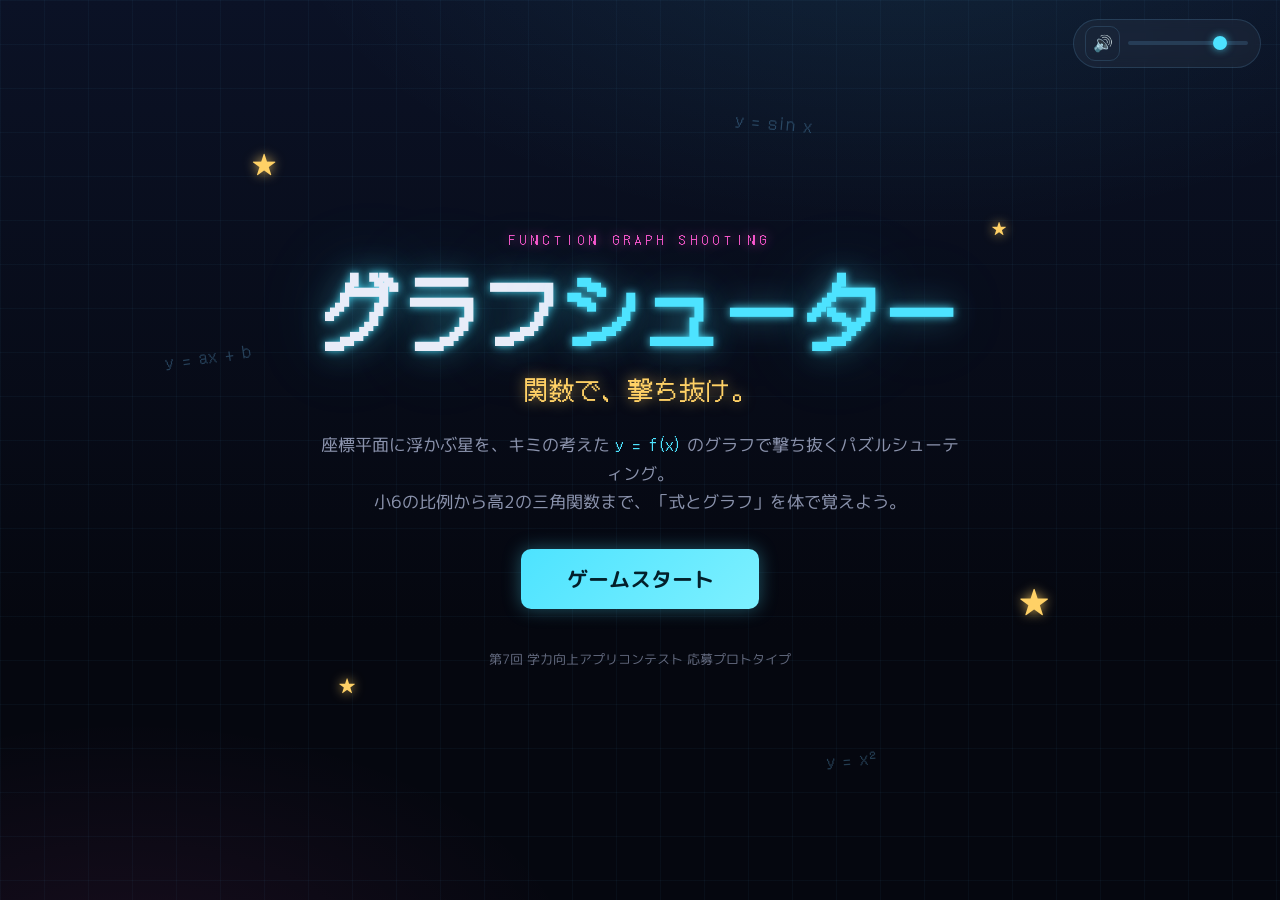
<file: index.html>
<!DOCTYPE html>
<html lang="ja">
<head>
  <meta charset="UTF-8">
  <meta name="viewport" content="width=device-width, initial-scale=1.0">
  <title>グラフシューター — 関数で、撃ち抜け。</title>
  <meta name="description" content="関数のグラフを弾道にして星を撃ち抜く学習ゲーム。比例から三角関数まで、式とグラフの対応を体で覚える。">
  <link rel="preconnect" href="https://fonts.googleapis.com">
  <link rel="preconnect" href="https://fonts.gstatic.com" crossorigin>
  <link href="https://fonts.googleapis.com/css2?family=DotGothic16&family=M+PLUS+Rounded+1c:wght@400;700&display=swap" rel="stylesheet">
  <link rel="stylesheet" href="css/style.css">
</head>
<body>

  <!-- 音量コントロール（タイトル・ステージ選択のみで表示。プレイ中は常に非表示＝常に無音） -->
  <div id="audio-control" class="audio-control">
    <button id="btn-mute" class="btn btn-ghost btn-icon" aria-label="音の切り替え">🔊</button>
    <input id="volume-slider" class="volume-slider" type="range" min="0" max="100" value="80" aria-label="音量">
  </div>

  <!-- タイトル -->
  <section id="screen-title" class="screen" aria-labelledby="game-title">
    <div class="title-inner">
      <p class="title-kicker">FUNCTION GRAPH SHOOTING</p>
      <h1 id="game-title" class="game-logo">グラフ<span class="logo-accent">シューター</span></h1>
      <p class="title-tagline">関数で、撃ち抜け。</p>
      <p class="title-desc">
        座標平面に浮かぶ星を、キミの考えた <strong>y = f(x)</strong> のグラフで撃ち抜くパズルシューティング。<br>
        小6の比例から高2の三角関数まで、「式とグラフ」を体で覚えよう。
      </p>
      <button id="btn-start" class="btn btn-primary btn-big">ゲームスタート</button>
      <p class="title-credit">第7回 学力向上アプリコンテスト 応募プロトタイプ</p>
    </div>
    <div class="title-deco" aria-hidden="true">
      <span class="deco-star s1">★</span><span class="deco-star s2">★</span>
      <span class="deco-star s3">★</span><span class="deco-star s4">★</span>
      <span class="deco-formula f1">y = ax + b</span>
      <span class="deco-formula f2">y = sin x</span>
      <span class="deco-formula f3">y = x²</span>
    </div>
  </section>

  <!-- ステージ選択 -->
  <section id="screen-select" class="screen" aria-labelledby="select-heading">
    <header class="select-header">
      <button id="btn-back-title" class="btn btn-ghost">← タイトル</button>
      <h2 id="select-heading">ステージセレクト</h2>
      <p class="select-sub">好きなステージから遊べる！ PAR以内のクリアでランクS！</p>
    </header>
    <div id="level-list" class="level-list"></div>

    <section id="custom-section" class="custom-section" aria-labelledby="custom-heading">
      <div class="custom-head">
        <h3 id="custom-heading">✏️ 自分で作ったステージ</h3>
        <button id="btn-new-stage" class="btn btn-primary btn-new">＋ 新しく作る</button>
      </div>
      <p class="custom-empty">まだありません。「＋ 新しく作る」でオリジナル問題を作ってみよう！</p>
      <div id="custom-list" class="level-list custom-list"></div>
    </section>
  </section>

  <!-- プレイ -->
  <section id="screen-play" class="screen" aria-labelledby="hud-title">
    <header class="hud">
      <button id="btn-back-select" class="btn btn-ghost">← ステージ</button>
      <div class="hud-name">
        <span id="hud-num" class="hud-num">01</span>
        <div>
          <h2 id="hud-title">タイトル</h2>
          <span id="hud-group" class="hud-group">比例</span>
        </div>
      </div>
      <div class="hud-stats">
        <span id="hud-stars" class="hud-stat">⭐ 0 / 3</span>
        <span id="hud-shots" class="hud-stat">🚀 0</span>
        <span id="hud-par" class="hud-stat hud-par">PAR 1</span>
      </div>
    </header>

    <p id="level-desc" class="level-desc"></p>

    <div class="board-wrap">
      <canvas id="board" width="1000" height="700" aria-label="座標平面。星と障害物が配置され、入力した関数のグラフが弾道として描かれる"></canvas>
      <span id="no-preview-badge" class="no-preview" hidden>📡 ノーレーダー戦 — プレビューなし！</span>
    </div>

    <div class="controls">
      <div class="expr-row">
        <label for="expr" class="expr-label">y =</label>
        <input id="expr" type="text" placeholder="例) 0.5x + 1" autocomplete="off" autocapitalize="off" spellcheck="false">
        <button id="btn-fire" class="btn btn-primary">発射 🚀</button>
      </div>
      <div class="chip-row" aria-label="入力補助">
        <button class="chip" data-insert="x">x</button>
        <button class="chip" data-insert="^2">²</button>
        <button class="chip" data-insert="(">(</button>
        <button class="chip" data-insert=")">)</button>
        <button class="chip" data-insert="pi">π</button>
        <button class="chip" data-insert="sin()">sin</button>
        <button class="chip" data-insert="cos()">cos</button>
        <button class="chip" data-insert="abs()">|x|</button>
        <button class="chip" data-insert="sqrt()">√</button>
        <button id="btn-hint" class="chip chip-hint">💡 ヒント</button>
      </div>
      <p id="expr-error" class="expr-error" role="alert"></p>
      <div id="hint-body" class="hint-body" hidden>
        <p id="hint-text"></p>
        <button id="btn-answer" class="btn btn-ghost">答えの例を見る</button>
        <p id="hint-answer" class="hint-answer" hidden></p>
      </div>
    </div>
  </section>

  <!-- ステージエディタ -->
  <section id="screen-editor" class="screen" aria-labelledby="editor-heading">
    <header class="hud">
      <button id="btn-editor-back" class="btn btn-ghost">← ステージ</button>
      <div class="hud-name">
        <span class="hud-num">✏️</span>
        <div>
          <h2 id="editor-heading">ステージエディタ</h2>
          <span class="hud-group">盤面をタップして星を置こう</span>
        </div>
      </div>
      <div class="hud-stats">
        <span id="editor-count" class="hud-stat">⭐ 0</span>
        <label class="hud-stat hud-par">PAR <input id="editor-par" type="number" min="1" max="5" value="1" inputmode="numeric"></label>
        <button id="btn-editor-test" class="btn btn-primary">▶ ためす</button>
      </div>
    </header>

    <p class="level-desc">盤面をタップで星を配置、もう一度タップで削除。星をつなぐ関数を考えて遊ぶオリジナル問題が作れるよ。</p>

    <div class="board-wrap">
      <canvas id="editor-board" width="1000" height="700" aria-label="ステージ編集用の座標平面。タップで星を配置する"></canvas>
    </div>

    <div class="controls">
      <div class="expr-row">
        <label for="editor-name" class="editor-name-label">名前</label>
        <input id="editor-name" type="text" placeholder="例）わたしの一次関数" maxlength="20" autocomplete="off">
        <button id="btn-editor-save" class="btn btn-primary">保存 💾</button>
      </div>
      <div class="chip-row">
        <button id="btn-editor-clear" class="chip">🗑 全部消す</button>
        <span id="editor-msg" class="editor-msg" role="status"></span>
      </div>
    </div>
  </section>

  <!-- クリアモーダル -->
  <dialog id="modal-clear" class="modal">
    <p class="clear-label">STAGE CLEAR!</p>
    <p id="clear-rank" class="clear-rank" data-rank="3">S</p>
    <p id="clear-stars" class="clear-stars">★★★</p>
    <p id="clear-shots" class="clear-shots"></p>
    <div class="lesson">
      <p class="lesson-label">📖 学びメモ</p>
      <p id="clear-lesson"></p>
    </div>
    <p id="all-clear-msg" class="all-clear" hidden>🎉 全ステージクリア！ キミはもうグラフの狙撃手だ！</p>
    <div class="modal-actions">
      <button id="btn-retry" class="btn btn-ghost">もう一回</button>
      <button id="btn-to-select" class="btn btn-ghost">ステージ選択</button>
      <button id="btn-next" class="btn btn-primary">次のステージ →</button>
    </div>
  </dialog>

  <script src="js/parser.js"></script>
  <script src="js/levels.js"></script>
  <script src="js/audio.js"></script>
  <script src="js/game.js"></script>
  <script src="js/graph.js"></script>
  <script src="js/main.js"></script>
  <script src="js/editor.js"></script>
  <script src="js/autodemo.js"></script>
</body>
</html>
</file>
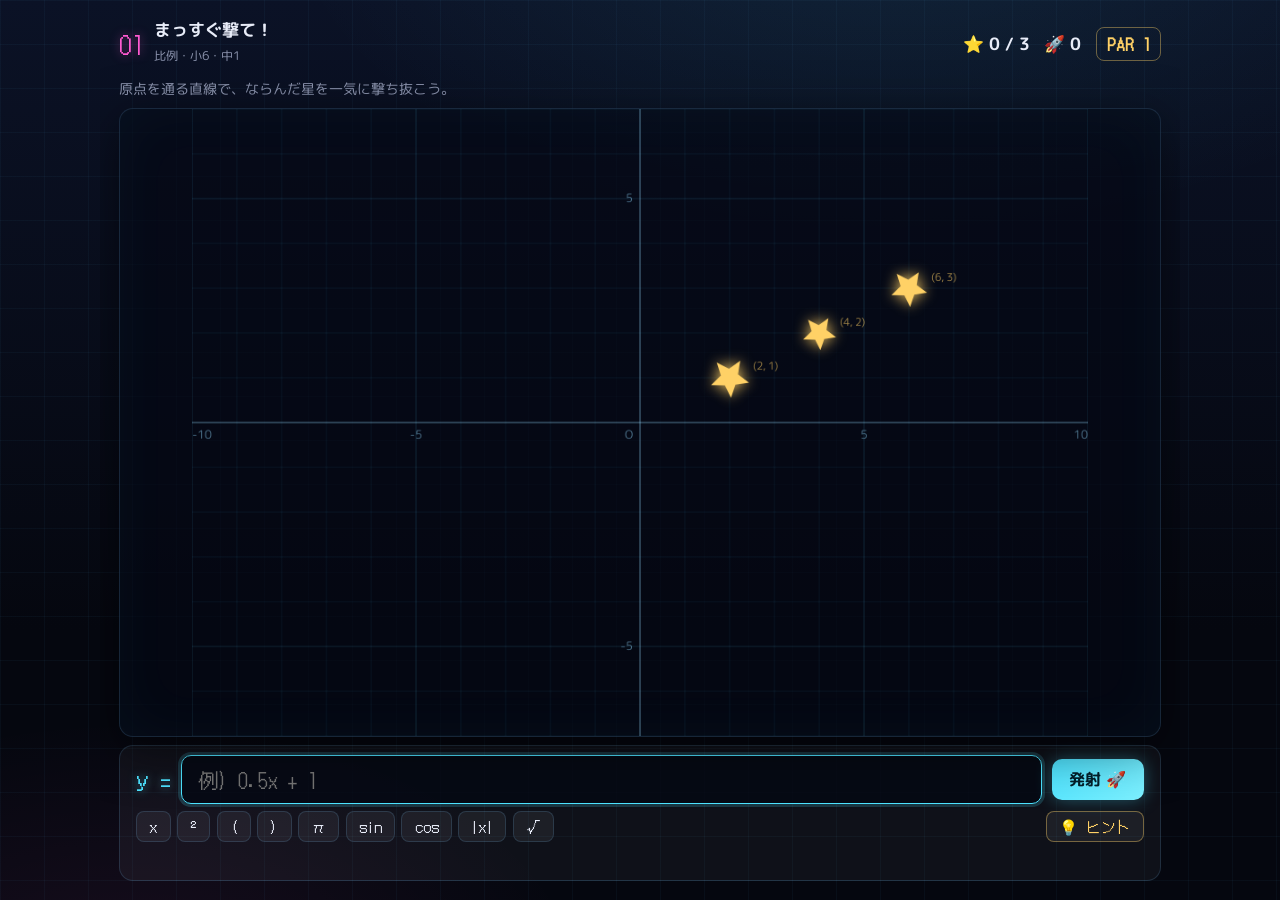
<file: demo/index.html>
<!DOCTYPE html>
<html lang="ja">
<head>
  <meta charset="UTF-8">
  <meta name="viewport" content="width=device-width, initial-scale=1.0">
  <title>グラフシューター — 関数で、撃ち抜け。</title>
  <meta name="description" content="関数のグラフを弾道にして星を撃ち抜く学習ゲーム。比例から三角関数まで、式とグラフの対応を体で覚える。">
  <link rel="preconnect" href="https://fonts.googleapis.com">
  <link rel="preconnect" href="https://fonts.gstatic.com" crossorigin>
  <link href="https://fonts.googleapis.com/css2?family=DotGothic16&family=M+PLUS+Rounded+1c:wght@400;700&display=swap" rel="stylesheet">
  <link rel="stylesheet" href="css/style.css">
  <style>
    /* ステージ1のみ。遷移先の無いナビゲーションは隠す */
    #btn-to-select, #btn-next { display: none; }
  </style>
</head>
<body>

  <!-- 音量コントロール（タイトル・ステージ選択のみで表示。プレイ中は常に非表示＝常に無音） -->
  <div id="audio-control" class="audio-control">
    <button id="btn-mute" class="btn btn-ghost btn-icon" aria-label="音の切り替え">🔊</button>
    <input id="volume-slider" class="volume-slider" type="range" min="0" max="100" value="80" aria-label="音量">
  </div>

  <!-- タイトル -->
  <section id="screen-title" class="screen" aria-labelledby="game-title">
    <div class="title-inner">
      <p class="title-kicker">FUNCTION GRAPH SHOOTING</p>
      <h1 id="game-title" class="game-logo">グラフ<span class="logo-accent">シューター</span></h1>
      <p class="title-tagline">関数で、撃ち抜け。</p>
      <p class="title-desc">
        座標平面に浮かぶ星を、キミの考えた <strong>y = f(x)</strong> のグラフで撃ち抜くパズルシューティング。<br>
        小6の比例から高2の三角関数まで、「式とグラフ」を体で覚えよう。
      </p>
      <button id="btn-start" class="btn btn-primary btn-big">ゲームスタート</button>
      <p class="title-credit">第7回 学力向上アプリコンテスト 応募プロトタイプ</p>
    </div>
    <div class="title-deco" aria-hidden="true">
      <span class="deco-star s1">★</span><span class="deco-star s2">★</span>
      <span class="deco-star s3">★</span><span class="deco-star s4">★</span>
      <span class="deco-formula f1">y = ax + b</span>
      <span class="deco-formula f2">y = sin x</span>
      <span class="deco-formula f3">y = x²</span>
    </div>
  </section>

  <!-- ステージ選択 -->
  <section id="screen-select" class="screen" aria-labelledby="select-heading">
    <header class="select-header">
      <button id="btn-back-title" class="btn btn-ghost">← タイトル</button>
      <h2 id="select-heading">ステージセレクト</h2>
      <p class="select-sub">クリアすると次のステージが解放。PAR以内のクリアでランクS！</p>
    </header>
    <div id="level-list" class="level-list"></div>
  </section>

  <!-- プレイ -->
  <section id="screen-play" class="screen" aria-labelledby="hud-title">
    <header class="hud">
      <button id="btn-back-select" class="btn btn-ghost" hidden>← ステージ</button>
      <div class="hud-name">
        <span id="hud-num" class="hud-num">01</span>
        <div>
          <h2 id="hud-title">タイトル</h2>
          <span id="hud-group" class="hud-group">比例</span>
        </div>
      </div>
      <div class="hud-stats">
        <span id="hud-stars" class="hud-stat">⭐ 0 / 3</span>
        <span id="hud-shots" class="hud-stat">🚀 0</span>
        <span id="hud-par" class="hud-stat hud-par">PAR 1</span>
      </div>
    </header>

    <p id="level-desc" class="level-desc"></p>

    <div class="board-wrap">
      <canvas id="board" width="1000" height="700" aria-label="座標平面。星と障害物が配置され、入力した関数のグラフが弾道として描かれる"></canvas>
      <span id="no-preview-badge" class="no-preview" hidden>📡 ノーレーダー戦 — プレビューなし！</span>
    </div>

    <div class="controls">
      <div class="expr-row">
        <label for="expr" class="expr-label">y =</label>
        <input id="expr" type="text" placeholder="例) 0.5x + 1" autocomplete="off" autocapitalize="off" spellcheck="false">
        <button id="btn-fire" class="btn btn-primary">発射 🚀</button>
      </div>
      <div class="chip-row" aria-label="入力補助">
        <button class="chip" data-insert="x">x</button>
        <button class="chip" data-insert="^2">²</button>
        <button class="chip" data-insert="(">(</button>
        <button class="chip" data-insert=")">)</button>
        <button class="chip" data-insert="pi">π</button>
        <button class="chip" data-insert="sin()">sin</button>
        <button class="chip" data-insert="cos()">cos</button>
        <button class="chip" data-insert="abs()">|x|</button>
        <button class="chip" data-insert="sqrt()">√</button>
        <button id="btn-hint" class="chip chip-hint">💡 ヒント</button>
      </div>
      <p id="expr-error" class="expr-error" role="alert"></p>
      <div id="hint-body" class="hint-body" hidden>
        <p id="hint-text"></p>
        <button id="btn-answer" class="btn btn-ghost">答えの例を見る</button>
        <p id="hint-answer" class="hint-answer" hidden></p>
      </div>
    </div>
  </section>

  <!-- クリアモーダル -->
  <dialog id="modal-clear" class="modal">
    <p class="clear-label">STAGE CLEAR!</p>
    <p id="clear-rank" class="clear-rank" data-rank="3">S</p>
    <p id="clear-stars" class="clear-stars">★★★</p>
    <p id="clear-shots" class="clear-shots"></p>
    <div class="lesson">
      <p class="lesson-label">📖 学びメモ</p>
      <p id="clear-lesson"></p>
    </div>
    <p id="all-clear-msg" class="all-clear" hidden>🎉 全ステージクリア！ キミはもうグラフの狙撃手だ！</p>
    <div class="modal-actions">
      <button id="btn-retry" class="btn btn-ghost">もう一回</button>
      <button id="btn-to-select" class="btn btn-ghost">ステージ選択</button>
      <button id="btn-next" class="btn btn-primary">次のステージ →</button>
    </div>
  </dialog>

  <script src="js/parser.js"></script>
  <script src="js/levels.js"></script>
  <script src="js/audio.js"></script>
  <script src="js/game.js"></script>
  <script src="js/graph.js"></script>
  <script src="js/main.js"></script>
</body>
</html>
</file>
<file: css/style.css>
/* グラフシューター — ネオンアーケード × 数学ラボ */

:root {
  --bg-0: #05070f;
  --bg-1: #0b1226;
  --panel: rgba(255, 255, 255, 0.045);
  --panel-border: rgba(120, 200, 255, 0.16);
  --text: #e8ecf8;
  --muted: #8b93ad;
  --cyan: #4de3ff;
  --magenta: #ff5ad1;
  --gold: #ffd166;
  --danger: #ff5a6a;

  --font-display: 'DotGothic16', 'Hiragino Kaku Gothic ProN', monospace;
  --font-body: 'M PLUS Rounded 1c', 'Hiragino Maru Gothic ProN', sans-serif;

  --text-base: clamp(0.95rem, 0.9rem + 0.3vw, 1.05rem);
  --space-panel: clamp(0.75rem, 0.5rem + 1vw, 1.25rem);
  --radius: 14px;
  --duration-fast: 150ms;
  --ease-out: cubic-bezier(0.16, 1, 0.3, 1);
}

* { margin: 0; padding: 0; box-sizing: border-box; }

body {
  font-family: var(--font-body);
  font-size: var(--text-base);
  color: var(--text);
  background:
    radial-gradient(ellipse 80% 60% at 70% -10%, rgba(77, 227, 255, 0.09), transparent 60%),
    radial-gradient(ellipse 60% 50% at 10% 110%, rgba(255, 90, 209, 0.08), transparent 60%),
    linear-gradient(180deg, var(--bg-1), var(--bg-0) 70%);
  min-height: 100vh;
  line-height: 1.7;
}

/* 全画面に薄い方眼紙テクスチャ */
body::before {
  content: '';
  position: fixed;
  inset: 0;
  background-image:
    linear-gradient(rgba(96, 205, 255, 0.045) 1px, transparent 1px),
    linear-gradient(90deg, rgba(96, 205, 255, 0.045) 1px, transparent 1px);
  background-size: 44px 44px;
  pointer-events: none;
  z-index: 0;
}

.screen {
  display: none;
  position: relative;
  z-index: 1;
  max-width: 1080px;
  margin: 0 auto;
  padding: clamp(0.65rem, 1.5vw, 1.5rem);
  height: 100dvh;
  overflow-y: auto;
}
.screen.active { display: flex; flex-direction: column; }

/* ---------- ボタン ---------- */
.btn {
  font-family: var(--font-body);
  font-weight: 700;
  font-size: 1rem;
  color: var(--text);
  background: var(--panel);
  border: 1px solid var(--panel-border);
  border-radius: 10px;
  padding: 0.55em 1.1em;
  cursor: pointer;
  transition: transform var(--duration-fast) var(--ease-out), box-shadow var(--duration-fast), border-color var(--duration-fast);
}
.btn:hover { transform: translateY(-2px); border-color: rgba(120, 200, 255, 0.45); }
.btn:active { transform: translateY(0); }
.btn:focus-visible { outline: 2px solid var(--cyan); outline-offset: 2px; }

.btn-primary {
  color: #03202b;
  background: linear-gradient(135deg, var(--cyan), #7df0ff);
  border: none;
  box-shadow: 0 0 18px rgba(77, 227, 255, 0.35);
}
.btn-primary:hover { box-shadow: 0 0 28px rgba(77, 227, 255, 0.55); }

.btn-ghost { background: transparent; }
.btn-icon { padding: 0.45em 0.6em; }
.btn-big { font-size: 1.3rem; padding: 0.7em 2.2em; }

/* ---------- 音量コントロール（タイトル・ステージ選択のみ） ---------- */
.audio-control {
  position: fixed;
  top: clamp(0.65rem, 1.5vw, 1.5rem);
  right: clamp(0.65rem, 1.5vw, 1.5rem);
  z-index: 30;
  display: flex;
  align-items: center;
  gap: 0.5rem;
  background: var(--panel);
  border: 1px solid var(--panel-border);
  border-radius: 999px;
  padding: 0.35em 0.7em;
  backdrop-filter: blur(6px);
}
.audio-control.hidden { display: none; }
.audio-control .btn-icon { padding: 0.3em 0.4em; font-size: 1rem; }

.volume-slider {
  -webkit-appearance: none;
  appearance: none;
  width: clamp(70px, 15vw, 120px);
  height: 4px;
  background: var(--panel-border);
  border-radius: 999px;
  outline: none;
  cursor: pointer;
}
.volume-slider::-webkit-slider-thumb {
  -webkit-appearance: none;
  appearance: none;
  width: 14px;
  height: 14px;
  border-radius: 50%;
  background: var(--cyan);
  box-shadow: 0 0 8px rgba(77, 227, 255, 0.7);
  cursor: pointer;
}
.volume-slider::-moz-range-thumb {
  width: 14px;
  height: 14px;
  border: none;
  border-radius: 50%;
  background: var(--cyan);
  box-shadow: 0 0 8px rgba(77, 227, 255, 0.7);
  cursor: pointer;
}
.volume-slider:focus-visible { outline: 2px solid var(--cyan); outline-offset: 3px; }

/* ---------- タイトル ---------- */
#screen-title { justify-content: center; align-items: center; text-align: center; }

.title-inner { max-width: 640px; position: relative; z-index: 2; }

.title-kicker {
  font-family: var(--font-display);
  letter-spacing: 0.4em;
  font-size: 0.8rem;
  color: var(--magenta);
  text-shadow: 0 0 12px rgba(255, 90, 209, 0.7);
  margin-bottom: 0.75rem;
}

.game-logo {
  font-family: var(--font-display);
  font-size: clamp(2.6rem, 2rem + 5vw, 5rem);
  line-height: 1.15;
  color: var(--text);
  text-shadow:
    0 0 8px rgba(77, 227, 255, 0.9),
    0 0 32px rgba(77, 227, 255, 0.45),
    0 0 80px rgba(77, 227, 255, 0.25);
}
.logo-accent { color: var(--cyan); }

.title-tagline {
  font-family: var(--font-display);
  font-size: clamp(1.1rem, 1rem + 1vw, 1.6rem);
  color: var(--gold);
  text-shadow: 0 0 14px rgba(255, 209, 102, 0.6);
  margin: 0.75rem 0 1.25rem;
}

.title-desc { color: var(--muted); margin-bottom: 2rem; }
.title-desc strong { color: var(--cyan); font-family: var(--font-display); font-weight: 400; }

.title-credit { margin-top: 2.5rem; font-size: 0.8rem; color: var(--muted); opacity: 0.7; }

.title-deco { position: absolute; inset: 0; overflow: hidden; pointer-events: none; }
.deco-star {
  position: absolute;
  color: var(--gold);
  text-shadow: 0 0 12px rgba(255, 209, 102, 0.8);
  animation: float 5s ease-in-out infinite;
}
.deco-star.s1 { top: 16%; left: 14%; font-size: 1.6rem; }
.deco-star.s2 { top: 24%; right: 16%; font-size: 1rem; animation-delay: -1.5s; }
.deco-star.s3 { bottom: 22%; left: 22%; font-size: 1.1rem; animation-delay: -3s; }
.deco-star.s4 { bottom: 30%; right: 12%; font-size: 2rem; animation-delay: -2.2s; }
.deco-formula {
  position: absolute;
  font-family: var(--font-display);
  color: rgba(120, 200, 255, 0.28);
  font-size: 1.05rem;
  animation: float 7s ease-in-out infinite;
}
.deco-formula.f1 { top: 38%; left: 6%; transform: rotate(-8deg); }
.deco-formula.f2 { top: 12%; right: 34%; transform: rotate(5deg); animation-delay: -2s; }
.deco-formula.f3 { bottom: 14%; right: 28%; transform: rotate(-4deg); animation-delay: -4s; }

@keyframes float {
  0%, 100% { translate: 0 0; }
  50% { translate: 0 -14px; }
}

/* ---------- ステージ選択 ---------- */
.select-header { flex: 0 0 auto; margin-bottom: 0.9rem; }
.select-header h2 {
  font-family: var(--font-display);
  font-size: clamp(1.3rem, 1.1rem + 1.4vw, 2rem);
  color: var(--cyan);
  text-shadow: 0 0 16px rgba(77, 227, 255, 0.5);
  margin-top: 0.5rem;
}
.select-sub { color: var(--muted); font-size: 0.85rem; }

.level-list {
  flex: 1 1 auto;
  min-height: 0;
  overflow-y: auto;
  display: grid;
  grid-template-columns: repeat(auto-fill, minmax(200px, 1fr));
  align-content: start;
  gap: 0.6rem;
}

.level-card {
  font-family: var(--font-body);
  text-align: left;
  color: var(--text);
  background: var(--panel);
  border: 1px solid var(--panel-border);
  border-radius: var(--radius);
  padding: 0.75rem 0.9rem;
  display: grid;
  gap: 0.25rem;
  cursor: pointer;
  transition: transform var(--duration-fast) var(--ease-out), border-color var(--duration-fast), box-shadow var(--duration-fast);
}
.level-card:hover:not(.locked) {
  transform: translateY(-3px);
  border-color: var(--cyan);
  box-shadow: 0 8px 28px rgba(77, 227, 255, 0.18);
}
.level-card:focus-visible { outline: 2px solid var(--cyan); outline-offset: 2px; }
.level-card.locked { opacity: 0.45; cursor: not-allowed; }

.level-num {
  font-family: var(--font-display);
  font-size: 1.5rem;
  color: var(--magenta);
  text-shadow: 0 0 10px rgba(255, 90, 209, 0.5);
}
.level-tags { display: flex; gap: 0.4rem; }
.tag {
  font-size: 0.72rem;
  font-weight: 700;
  color: var(--cyan);
  border: 1px solid rgba(77, 227, 255, 0.35);
  border-radius: 99px;
  padding: 0.05em 0.7em;
}
.tag-grade { color: var(--gold); border-color: rgba(255, 209, 102, 0.35); }
.level-title { font-weight: 700; font-size: 1.05rem; }
.level-stars { color: var(--muted); letter-spacing: 0.15em; }
.level-stars.earned { color: var(--gold); text-shadow: 0 0 8px rgba(255, 209, 102, 0.5); }

/* ---------- 自作ステージ（ステージ選択内） ---------- */
/* custom セクションを下に並べるため、ステージ選択では一覧を伸縮させず画面側でスクロール */
#screen-select .level-list { flex: 0 0 auto; overflow: visible; }

.custom-section {
  flex: 0 0 auto;
  margin-top: 1.25rem;
  padding-top: 1rem;
  border-top: 1px dashed var(--panel-border);
}
.custom-head {
  display: flex;
  align-items: center;
  justify-content: space-between;
  gap: 0.75rem;
  margin-bottom: 0.75rem;
  flex-wrap: wrap;
}
.custom-head h3 {
  font-family: var(--font-display);
  font-size: 1.05rem;
  color: var(--gold);
  text-shadow: 0 0 10px rgba(255, 209, 102, 0.4);
}
.btn-new { font-size: 0.9rem; padding: 0.45em 1em; }
.custom-empty { color: var(--muted); font-size: 0.88rem; padding: 0.25rem 0 0.75rem; }

.custom-card .level-num { color: var(--gold); text-shadow: 0 0 10px rgba(255, 209, 102, 0.5); }
/* 遊ぶ/編集/削除 はカード幅いっぱいに均等配置した揃った行にする */
.custom-actions {
  display: flex;
  gap: 0.4rem;
  margin-top: 0.5rem;
  padding-top: 0.5rem;
  border-top: 1px solid var(--panel-border);
}
.custom-btn {
  flex: 1;
  text-align: center;
  font-family: var(--font-body);
  font-weight: 700;
  font-size: 0.82rem;
  color: var(--text);
  background: rgba(255, 255, 255, 0.06);
  border: 1px solid var(--panel-border);
  border-radius: 8px;
  padding: 0.4em 0;
  cursor: pointer;
  transition: border-color var(--duration-fast), transform var(--duration-fast);
}
.custom-btn:hover { border-color: var(--cyan); transform: translateY(-1px); }
.custom-btn:focus-visible { outline: 2px solid var(--cyan); outline-offset: 2px; }
.custom-btn-del { color: var(--danger); border-color: rgba(255, 90, 106, 0.35); }
.custom-btn-del:hover { border-color: var(--danger); }

/* ---------- エディタ ---------- */
.editor-name-label {
  font-family: var(--font-body);
  font-weight: 700;
  color: var(--cyan);
  white-space: nowrap;
}
.hud-par input {
  width: 2.6em;
  font-family: var(--font-display);
  font-size: 0.95rem;
  color: var(--gold);
  background: rgba(5, 9, 20, 0.8);
  border: 1px solid rgba(255, 209, 102, 0.4);
  border-radius: 6px;
  padding: 0.05em 0.3em;
  text-align: center;
  margin-left: 0.3em;
}
.editor-msg { color: var(--gold); font-size: 0.85rem; font-weight: 700; align-self: center; }

/* ---------- プレイ ---------- */
#screen-play { gap: 0.5rem; }

.hud {
  flex: 0 0 auto;
  display: flex;
  align-items: center;
  gap: 1rem;
  flex-wrap: wrap;
}
.hud-name { display: flex; align-items: center; gap: 0.7rem; flex: 1; }
.hud-num {
  font-family: var(--font-display);
  font-size: 1.5rem;
  color: var(--magenta);
  text-shadow: 0 0 10px rgba(255, 90, 209, 0.5);
}
.hud-name h2 { font-size: 1.05rem; line-height: 1.25; }
.hud-group { font-size: 0.75rem; color: var(--muted); }
.hud-stats { display: flex; align-items: center; gap: 0.9rem; }
.hud-stat { font-weight: 700; font-variant-numeric: tabular-nums; }
.hud-par {
  font-family: var(--font-display);
  color: var(--gold);
  border: 1px solid rgba(255, 209, 102, 0.4);
  border-radius: 8px;
  padding: 0.1em 0.6em;
}

.level-desc { flex: 0 0 auto; color: var(--muted); font-size: 0.85rem; }

.board-wrap {
  position: relative;
  flex: 1 1 auto;
  min-height: 0;
  background: rgba(5, 9, 20, 0.65);
  border: 1px solid var(--panel-border);
  border-radius: var(--radius);
  box-shadow: 0 12px 50px rgba(0, 0, 0, 0.5), inset 0 0 60px rgba(77, 227, 255, 0.04);
  overflow: hidden;
  display: flex;
}
#board {
  display: block;
  width: 100%;
  height: 100%;
  object-fit: contain;
  margin: auto;
}
.no-preview {
  position: absolute;
  top: 10px;
  right: 12px;
  font-family: var(--font-display);
  font-size: 0.85rem;
  color: var(--magenta);
  text-shadow: 0 0 10px rgba(255, 90, 209, 0.7);
  background: rgba(5, 9, 20, 0.7);
  border: 1px solid rgba(255, 90, 209, 0.4);
  border-radius: 8px;
  padding: 0.25em 0.8em;
}

.controls {
  flex: 0 0 auto;
  background: var(--panel);
  border: 1px solid var(--panel-border);
  border-radius: var(--radius);
  padding: 0.6rem clamp(0.65rem, 1.5vw, 1rem);
  display: grid;
  gap: 0.4rem;
}

.expr-row { display: flex; align-items: center; gap: 0.6rem; }
.expr-label {
  font-family: var(--font-display);
  font-size: 1.5rem;
  color: var(--cyan);
  text-shadow: 0 0 10px rgba(77, 227, 255, 0.6);
  white-space: nowrap;
}
#expr {
  flex: 1;
  min-width: 0;
  font-family: var(--font-display);
  font-size: 1.25rem;
  color: var(--text);
  background: rgba(5, 9, 20, 0.8);
  border: 1px solid var(--panel-border);
  border-radius: 10px;
  padding: 0.45em 0.8em;
  transition: border-color var(--duration-fast), box-shadow var(--duration-fast);
}
#expr:focus {
  outline: none;
  border-color: var(--cyan);
  box-shadow: 0 0 0 3px rgba(77, 227, 255, 0.18);
}
#expr.shake { animation: shake 0.3s; }
@keyframes shake {
  0%, 100% { translate: 0; }
  25% { translate: -6px 0; }
  50% { translate: 6px 0; }
  75% { translate: -3px 0; }
}

.chip-row { display: flex; flex-wrap: wrap; gap: 0.4rem; }
.chip {
  font-family: var(--font-display);
  font-size: 0.95rem;
  color: var(--text);
  background: rgba(255, 255, 255, 0.06);
  border: 1px solid var(--panel-border);
  border-radius: 8px;
  padding: 0.25em 0.8em;
  cursor: pointer;
  transition: border-color var(--duration-fast), transform var(--duration-fast);
}
.chip:hover { border-color: var(--cyan); transform: translateY(-1px); }
.chip:focus-visible { outline: 2px solid var(--cyan); outline-offset: 2px; }
.chip-hint { margin-left: auto; color: var(--gold); border-color: rgba(255, 209, 102, 0.4); }

.expr-error { color: var(--danger); font-size: 0.9rem; min-height: 1.5em; font-weight: 700; }

.hint-body {
  border-top: 1px dashed var(--panel-border);
  padding-top: 0.5rem;
  color: var(--muted);
  font-size: 0.88rem;
  max-height: 16vh;
  overflow-y: auto;
}
.hint-body p { margin-bottom: 0.5rem; }
.hint-answer {
  font-family: var(--font-display);
  color: var(--gold);
  font-size: 1.1rem;
  margin-top: 0.5rem;
}

/* ---------- クリアモーダル ---------- */
.modal {
  margin: auto;
  max-width: min(480px, 92vw);
  text-align: center;
  color: var(--text);
  background: linear-gradient(180deg, #101a36, #0a0f22);
  border: 1px solid rgba(120, 200, 255, 0.3);
  border-radius: 18px;
  padding: 2rem 1.75rem;
  box-shadow: 0 20px 90px rgba(0, 0, 0, 0.7), 0 0 60px rgba(77, 227, 255, 0.12);
}
.modal::backdrop { background: rgba(3, 5, 12, 0.75); backdrop-filter: blur(3px); }

.clear-label {
  font-family: var(--font-display);
  letter-spacing: 0.3em;
  color: var(--cyan);
  text-shadow: 0 0 14px rgba(77, 227, 255, 0.7);
}
.clear-rank {
  font-family: var(--font-display);
  font-size: 5rem;
  line-height: 1.1;
  color: var(--gold);
  text-shadow: 0 0 24px rgba(255, 209, 102, 0.7);
}
.clear-rank[data-rank='2'] { color: var(--cyan); text-shadow: 0 0 24px rgba(77, 227, 255, 0.7); }
.clear-rank[data-rank='1'] { color: var(--magenta); text-shadow: 0 0 24px rgba(255, 90, 209, 0.7); }
.clear-stars { color: var(--gold); font-size: 1.4rem; letter-spacing: 0.2em; }
.clear-shots { color: var(--muted); font-size: 0.9rem; margin-bottom: 1rem; }

.lesson {
  text-align: left;
  background: rgba(77, 227, 255, 0.06);
  border: 1px solid rgba(77, 227, 255, 0.2);
  border-radius: 12px;
  padding: 0.9rem 1rem;
  font-size: 0.95rem;
}
.lesson-label { font-weight: 700; color: var(--cyan); margin-bottom: 0.25rem; }

.all-clear { margin-top: 1rem; color: var(--gold); font-weight: 700; }

.modal-actions {
  display: flex;
  justify-content: center;
  gap: 0.6rem;
  margin-top: 1.4rem;
  flex-wrap: wrap;
}

/* ---------- レスポンシブ ---------- */
@media (max-width: 720px) {
  .hud { gap: 0.5rem; }
  .hud-name h2 { font-size: 1rem; }
  .expr-row { flex-wrap: wrap; }
  #expr { font-size: 1.05rem; }
  .chip-hint { margin-left: 0; }

  /* スマホは縦幅が限られるので、ステージ一覧を2列にして8枚を1画面に収める */
  .select-header { margin-bottom: 0.6rem; }
  .select-header h2 { font-size: 1.3rem; margin-top: 0.35rem; }
  .level-list { grid-template-columns: repeat(2, 1fr); gap: 0.45rem; }
  .level-card { padding: 0.55rem 0.6rem; gap: 0.15rem; }
  .level-num { font-size: 1.15rem; }
  .tag { font-size: 0.62rem; padding: 0.05em 0.5em; }
  .level-title { font-size: 0.85rem; line-height: 1.25; }
  .level-stars { font-size: 0.85rem; }
}

/* ---------- モーション配慮 ---------- */
@media (prefers-reduced-motion: reduce) {
  *, *::before, *::after {
    animation-duration: 0.01ms !important;
    animation-iteration-count: 1 !important;
    transition-duration: 0.01ms !important;
  }
}
</file>
<file: demo/css/style.css>
/* グラフシューター — ネオンアーケード × 数学ラボ */

:root {
  --bg-0: #05070f;
  --bg-1: #0b1226;
  --panel: rgba(255, 255, 255, 0.045);
  --panel-border: rgba(120, 200, 255, 0.16);
  --text: #e8ecf8;
  --muted: #8b93ad;
  --cyan: #4de3ff;
  --magenta: #ff5ad1;
  --gold: #ffd166;
  --danger: #ff5a6a;

  --font-display: 'DotGothic16', 'Hiragino Kaku Gothic ProN', monospace;
  --font-body: 'M PLUS Rounded 1c', 'Hiragino Maru Gothic ProN', sans-serif;

  --text-base: clamp(0.95rem, 0.9rem + 0.3vw, 1.05rem);
  --space-panel: clamp(0.75rem, 0.5rem + 1vw, 1.25rem);
  --radius: 14px;
  --duration-fast: 150ms;
  --ease-out: cubic-bezier(0.16, 1, 0.3, 1);
}

* { margin: 0; padding: 0; box-sizing: border-box; }

body {
  font-family: var(--font-body);
  font-size: var(--text-base);
  color: var(--text);
  background:
    radial-gradient(ellipse 80% 60% at 70% -10%, rgba(77, 227, 255, 0.09), transparent 60%),
    radial-gradient(ellipse 60% 50% at 10% 110%, rgba(255, 90, 209, 0.08), transparent 60%),
    linear-gradient(180deg, var(--bg-1), var(--bg-0) 70%);
  min-height: 100vh;
  line-height: 1.7;
}

/* 全画面に薄い方眼紙テクスチャ */
body::before {
  content: '';
  position: fixed;
  inset: 0;
  background-image:
    linear-gradient(rgba(96, 205, 255, 0.045) 1px, transparent 1px),
    linear-gradient(90deg, rgba(96, 205, 255, 0.045) 1px, transparent 1px);
  background-size: 44px 44px;
  pointer-events: none;
  z-index: 0;
}

.screen {
  display: none;
  position: relative;
  z-index: 1;
  max-width: 1080px;
  margin: 0 auto;
  padding: clamp(0.65rem, 1.5vw, 1.5rem);
  height: 100dvh;
  overflow-y: auto;
}
.screen.active { display: flex; flex-direction: column; }

/* ---------- ボタン ---------- */
.btn {
  font-family: var(--font-body);
  font-weight: 700;
  font-size: 1rem;
  color: var(--text);
  background: var(--panel);
  border: 1px solid var(--panel-border);
  border-radius: 10px;
  padding: 0.55em 1.1em;
  cursor: pointer;
  transition: transform var(--duration-fast) var(--ease-out), box-shadow var(--duration-fast), border-color var(--duration-fast);
}
.btn:hover { transform: translateY(-2px); border-color: rgba(120, 200, 255, 0.45); }
.btn:active { transform: translateY(0); }
.btn:focus-visible { outline: 2px solid var(--cyan); outline-offset: 2px; }

.btn-primary {
  color: #03202b;
  background: linear-gradient(135deg, var(--cyan), #7df0ff);
  border: none;
  box-shadow: 0 0 18px rgba(77, 227, 255, 0.35);
}
.btn-primary:hover { box-shadow: 0 0 28px rgba(77, 227, 255, 0.55); }

.btn-ghost { background: transparent; }
.btn-icon { padding: 0.45em 0.6em; }
.btn-big { font-size: 1.3rem; padding: 0.7em 2.2em; }

/* ---------- 音量コントロール（タイトル・ステージ選択のみ） ---------- */
.audio-control {
  position: fixed;
  top: clamp(0.65rem, 1.5vw, 1.5rem);
  right: clamp(0.65rem, 1.5vw, 1.5rem);
  z-index: 30;
  display: flex;
  align-items: center;
  gap: 0.5rem;
  background: var(--panel);
  border: 1px solid var(--panel-border);
  border-radius: 999px;
  padding: 0.35em 0.7em;
  backdrop-filter: blur(6px);
}
.audio-control.hidden { display: none; }
.audio-control .btn-icon { padding: 0.3em 0.4em; font-size: 1rem; }

.volume-slider {
  -webkit-appearance: none;
  appearance: none;
  width: clamp(70px, 15vw, 120px);
  height: 4px;
  background: var(--panel-border);
  border-radius: 999px;
  outline: none;
  cursor: pointer;
}
.volume-slider::-webkit-slider-thumb {
  -webkit-appearance: none;
  appearance: none;
  width: 14px;
  height: 14px;
  border-radius: 50%;
  background: var(--cyan);
  box-shadow: 0 0 8px rgba(77, 227, 255, 0.7);
  cursor: pointer;
}
.volume-slider::-moz-range-thumb {
  width: 14px;
  height: 14px;
  border: none;
  border-radius: 50%;
  background: var(--cyan);
  box-shadow: 0 0 8px rgba(77, 227, 255, 0.7);
  cursor: pointer;
}
.volume-slider:focus-visible { outline: 2px solid var(--cyan); outline-offset: 3px; }

/* ---------- タイトル ---------- */
#screen-title { justify-content: center; align-items: center; text-align: center; }

.title-inner { max-width: 640px; position: relative; z-index: 2; }

.title-kicker {
  font-family: var(--font-display);
  letter-spacing: 0.4em;
  font-size: 0.8rem;
  color: var(--magenta);
  text-shadow: 0 0 12px rgba(255, 90, 209, 0.7);
  margin-bottom: 0.75rem;
}

.game-logo {
  font-family: var(--font-display);
  font-size: clamp(2.6rem, 2rem + 5vw, 5rem);
  line-height: 1.15;
  color: var(--text);
  text-shadow:
    0 0 8px rgba(77, 227, 255, 0.9),
    0 0 32px rgba(77, 227, 255, 0.45),
    0 0 80px rgba(77, 227, 255, 0.25);
}
.logo-accent { color: var(--cyan); }

.title-tagline {
  font-family: var(--font-display);
  font-size: clamp(1.1rem, 1rem + 1vw, 1.6rem);
  color: var(--gold);
  text-shadow: 0 0 14px rgba(255, 209, 102, 0.6);
  margin: 0.75rem 0 1.25rem;
}

.title-desc { color: var(--muted); margin-bottom: 2rem; }
.title-desc strong { color: var(--cyan); font-family: var(--font-display); font-weight: 400; }

.title-credit { margin-top: 2.5rem; font-size: 0.8rem; color: var(--muted); opacity: 0.7; }

.title-deco { position: absolute; inset: 0; overflow: hidden; pointer-events: none; }
.deco-star {
  position: absolute;
  color: var(--gold);
  text-shadow: 0 0 12px rgba(255, 209, 102, 0.8);
  animation: float 5s ease-in-out infinite;
}
.deco-star.s1 { top: 16%; left: 14%; font-size: 1.6rem; }
.deco-star.s2 { top: 24%; right: 16%; font-size: 1rem; animation-delay: -1.5s; }
.deco-star.s3 { bottom: 22%; left: 22%; font-size: 1.1rem; animation-delay: -3s; }
.deco-star.s4 { bottom: 30%; right: 12%; font-size: 2rem; animation-delay: -2.2s; }
.deco-formula {
  position: absolute;
  font-family: var(--font-display);
  color: rgba(120, 200, 255, 0.28);
  font-size: 1.05rem;
  animation: float 7s ease-in-out infinite;
}
.deco-formula.f1 { top: 38%; left: 6%; transform: rotate(-8deg); }
.deco-formula.f2 { top: 12%; right: 34%; transform: rotate(5deg); animation-delay: -2s; }
.deco-formula.f3 { bottom: 14%; right: 28%; transform: rotate(-4deg); animation-delay: -4s; }

@keyframes float {
  0%, 100% { translate: 0 0; }
  50% { translate: 0 -14px; }
}

/* ---------- ステージ選択 ---------- */
.select-header { flex: 0 0 auto; margin-bottom: 0.9rem; }
.select-header h2 {
  font-family: var(--font-display);
  font-size: clamp(1.3rem, 1.1rem + 1.4vw, 2rem);
  color: var(--cyan);
  text-shadow: 0 0 16px rgba(77, 227, 255, 0.5);
  margin-top: 0.5rem;
}
.select-sub { color: var(--muted); font-size: 0.85rem; }

.level-list {
  flex: 1 1 auto;
  min-height: 0;
  overflow-y: auto;
  display: grid;
  grid-template-columns: repeat(auto-fill, minmax(200px, 1fr));
  align-content: start;
  gap: 0.6rem;
}

.level-card {
  font-family: var(--font-body);
  text-align: left;
  color: var(--text);
  background: var(--panel);
  border: 1px solid var(--panel-border);
  border-radius: var(--radius);
  padding: 0.75rem 0.9rem;
  display: grid;
  gap: 0.25rem;
  cursor: pointer;
  transition: transform var(--duration-fast) var(--ease-out), border-color var(--duration-fast), box-shadow var(--duration-fast);
}
.level-card:hover:not(.locked) {
  transform: translateY(-3px);
  border-color: var(--cyan);
  box-shadow: 0 8px 28px rgba(77, 227, 255, 0.18);
}
.level-card:focus-visible { outline: 2px solid var(--cyan); outline-offset: 2px; }
.level-card.locked { opacity: 0.45; cursor: not-allowed; }

.level-num {
  font-family: var(--font-display);
  font-size: 1.5rem;
  color: var(--magenta);
  text-shadow: 0 0 10px rgba(255, 90, 209, 0.5);
}
.level-tags { display: flex; gap: 0.4rem; }
.tag {
  font-size: 0.72rem;
  font-weight: 700;
  color: var(--cyan);
  border: 1px solid rgba(77, 227, 255, 0.35);
  border-radius: 99px;
  padding: 0.05em 0.7em;
}
.tag-grade { color: var(--gold); border-color: rgba(255, 209, 102, 0.35); }
.level-title { font-weight: 700; font-size: 1.05rem; }
.level-stars { color: var(--muted); letter-spacing: 0.15em; }
.level-stars.earned { color: var(--gold); text-shadow: 0 0 8px rgba(255, 209, 102, 0.5); }

/* ---------- プレイ ---------- */
#screen-play { gap: 0.5rem; }

.hud {
  flex: 0 0 auto;
  display: flex;
  align-items: center;
  gap: 1rem;
  flex-wrap: wrap;
}
.hud-name { display: flex; align-items: center; gap: 0.7rem; flex: 1; }
.hud-num {
  font-family: var(--font-display);
  font-size: 1.5rem;
  color: var(--magenta);
  text-shadow: 0 0 10px rgba(255, 90, 209, 0.5);
}
.hud-name h2 { font-size: 1.05rem; line-height: 1.25; }
.hud-group { font-size: 0.75rem; color: var(--muted); }
.hud-stats { display: flex; align-items: center; gap: 0.9rem; }
.hud-stat { font-weight: 700; font-variant-numeric: tabular-nums; }
.hud-par {
  font-family: var(--font-display);
  color: var(--gold);
  border: 1px solid rgba(255, 209, 102, 0.4);
  border-radius: 8px;
  padding: 0.1em 0.6em;
}

.level-desc { flex: 0 0 auto; color: var(--muted); font-size: 0.85rem; }

.board-wrap {
  position: relative;
  flex: 1 1 auto;
  min-height: 0;
  background: rgba(5, 9, 20, 0.65);
  border: 1px solid var(--panel-border);
  border-radius: var(--radius);
  box-shadow: 0 12px 50px rgba(0, 0, 0, 0.5), inset 0 0 60px rgba(77, 227, 255, 0.04);
  overflow: hidden;
  display: flex;
}
#board {
  display: block;
  width: 100%;
  height: 100%;
  object-fit: contain;
  margin: auto;
}
.no-preview {
  position: absolute;
  top: 10px;
  right: 12px;
  font-family: var(--font-display);
  font-size: 0.85rem;
  color: var(--magenta);
  text-shadow: 0 0 10px rgba(255, 90, 209, 0.7);
  background: rgba(5, 9, 20, 0.7);
  border: 1px solid rgba(255, 90, 209, 0.4);
  border-radius: 8px;
  padding: 0.25em 0.8em;
}

.controls {
  flex: 0 0 auto;
  background: var(--panel);
  border: 1px solid var(--panel-border);
  border-radius: var(--radius);
  padding: 0.6rem clamp(0.65rem, 1.5vw, 1rem);
  display: grid;
  gap: 0.4rem;
}

.expr-row { display: flex; align-items: center; gap: 0.6rem; }
.expr-label {
  font-family: var(--font-display);
  font-size: 1.5rem;
  color: var(--cyan);
  text-shadow: 0 0 10px rgba(77, 227, 255, 0.6);
  white-space: nowrap;
}
#expr {
  flex: 1;
  min-width: 0;
  font-family: var(--font-display);
  font-size: 1.25rem;
  color: var(--text);
  background: rgba(5, 9, 20, 0.8);
  border: 1px solid var(--panel-border);
  border-radius: 10px;
  padding: 0.45em 0.8em;
  transition: border-color var(--duration-fast), box-shadow var(--duration-fast);
}
#expr:focus {
  outline: none;
  border-color: var(--cyan);
  box-shadow: 0 0 0 3px rgba(77, 227, 255, 0.18);
}
#expr.shake { animation: shake 0.3s; }
@keyframes shake {
  0%, 100% { translate: 0; }
  25% { translate: -6px 0; }
  50% { translate: 6px 0; }
  75% { translate: -3px 0; }
}

.chip-row { display: flex; flex-wrap: wrap; gap: 0.4rem; }
.chip {
  font-family: var(--font-display);
  font-size: 0.95rem;
  color: var(--text);
  background: rgba(255, 255, 255, 0.06);
  border: 1px solid var(--panel-border);
  border-radius: 8px;
  padding: 0.25em 0.8em;
  cursor: pointer;
  transition: border-color var(--duration-fast), transform var(--duration-fast);
}
.chip:hover { border-color: var(--cyan); transform: translateY(-1px); }
.chip:focus-visible { outline: 2px solid var(--cyan); outline-offset: 2px; }
.chip-hint { margin-left: auto; color: var(--gold); border-color: rgba(255, 209, 102, 0.4); }

.expr-error { color: var(--danger); font-size: 0.9rem; min-height: 1.5em; font-weight: 700; }

.hint-body {
  border-top: 1px dashed var(--panel-border);
  padding-top: 0.5rem;
  color: var(--muted);
  font-size: 0.88rem;
  max-height: 16vh;
  overflow-y: auto;
}
.hint-body p { margin-bottom: 0.5rem; }
.hint-answer {
  font-family: var(--font-display);
  color: var(--gold);
  font-size: 1.1rem;
  margin-top: 0.5rem;
}

/* ---------- クリアモーダル ---------- */
.modal {
  margin: auto;
  max-width: min(480px, 92vw);
  text-align: center;
  color: var(--text);
  background: linear-gradient(180deg, #101a36, #0a0f22);
  border: 1px solid rgba(120, 200, 255, 0.3);
  border-radius: 18px;
  padding: 2rem 1.75rem;
  box-shadow: 0 20px 90px rgba(0, 0, 0, 0.7), 0 0 60px rgba(77, 227, 255, 0.12);
}
.modal::backdrop { background: rgba(3, 5, 12, 0.75); backdrop-filter: blur(3px); }

.clear-label {
  font-family: var(--font-display);
  letter-spacing: 0.3em;
  color: var(--cyan);
  text-shadow: 0 0 14px rgba(77, 227, 255, 0.7);
}
.clear-rank {
  font-family: var(--font-display);
  font-size: 5rem;
  line-height: 1.1;
  color: var(--gold);
  text-shadow: 0 0 24px rgba(255, 209, 102, 0.7);
}
.clear-rank[data-rank='2'] { color: var(--cyan); text-shadow: 0 0 24px rgba(77, 227, 255, 0.7); }
.clear-rank[data-rank='1'] { color: var(--magenta); text-shadow: 0 0 24px rgba(255, 90, 209, 0.7); }
.clear-stars { color: var(--gold); font-size: 1.4rem; letter-spacing: 0.2em; }
.clear-shots { color: var(--muted); font-size: 0.9rem; margin-bottom: 1rem; }

.lesson {
  text-align: left;
  background: rgba(77, 227, 255, 0.06);
  border: 1px solid rgba(77, 227, 255, 0.2);
  border-radius: 12px;
  padding: 0.9rem 1rem;
  font-size: 0.95rem;
}
.lesson-label { font-weight: 700; color: var(--cyan); margin-bottom: 0.25rem; }

.all-clear { margin-top: 1rem; color: var(--gold); font-weight: 700; }

.modal-actions {
  display: flex;
  justify-content: center;
  gap: 0.6rem;
  margin-top: 1.4rem;
  flex-wrap: wrap;
}

/* ---------- レスポンシブ ---------- */
@media (max-width: 720px) {
  .hud { gap: 0.5rem; }
  .hud-name h2 { font-size: 1rem; }
  .expr-row { flex-wrap: wrap; }
  #expr { font-size: 1.05rem; }
  .chip-hint { margin-left: 0; }

  /* スマホは縦幅が限られるので、ステージ一覧を2列にして8枚を1画面に収める */
  .select-header { margin-bottom: 0.6rem; }
  .select-header h2 { font-size: 1.3rem; margin-top: 0.35rem; }
  .level-list { grid-template-columns: repeat(2, 1fr); gap: 0.45rem; }
  .level-card { padding: 0.55rem 0.6rem; gap: 0.15rem; }
  .level-num { font-size: 1.15rem; }
  .tag { font-size: 0.62rem; padding: 0.05em 0.5em; }
  .level-title { font-size: 0.85rem; line-height: 1.25; }
  .level-stars { font-size: 0.85rem; }
}

/* ---------- モーション配慮 ---------- */
@media (prefers-reduced-motion: reduce) {
  *, *::before, *::after {
    animation-duration: 0.01ms !important;
    animation-iteration-count: 1 !important;
    transition-duration: 0.01ms !important;
  }
}
</file>
